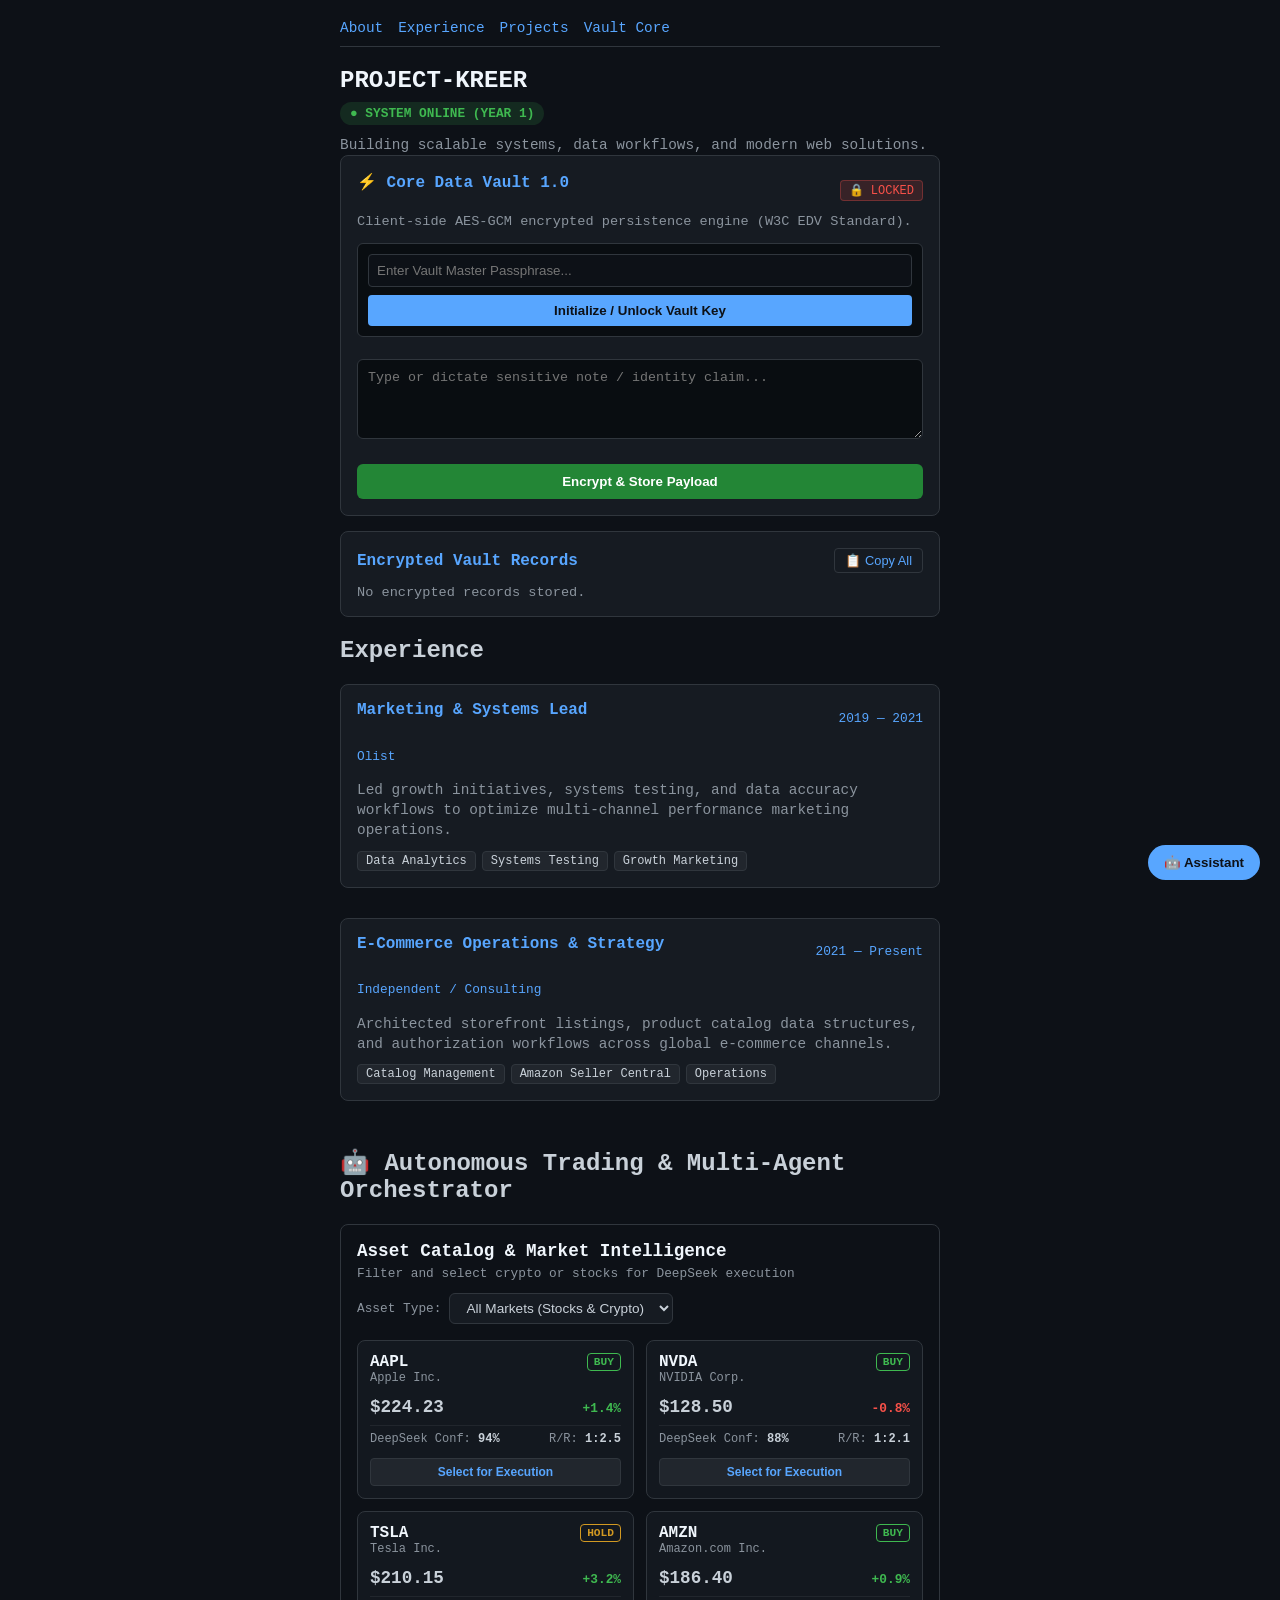
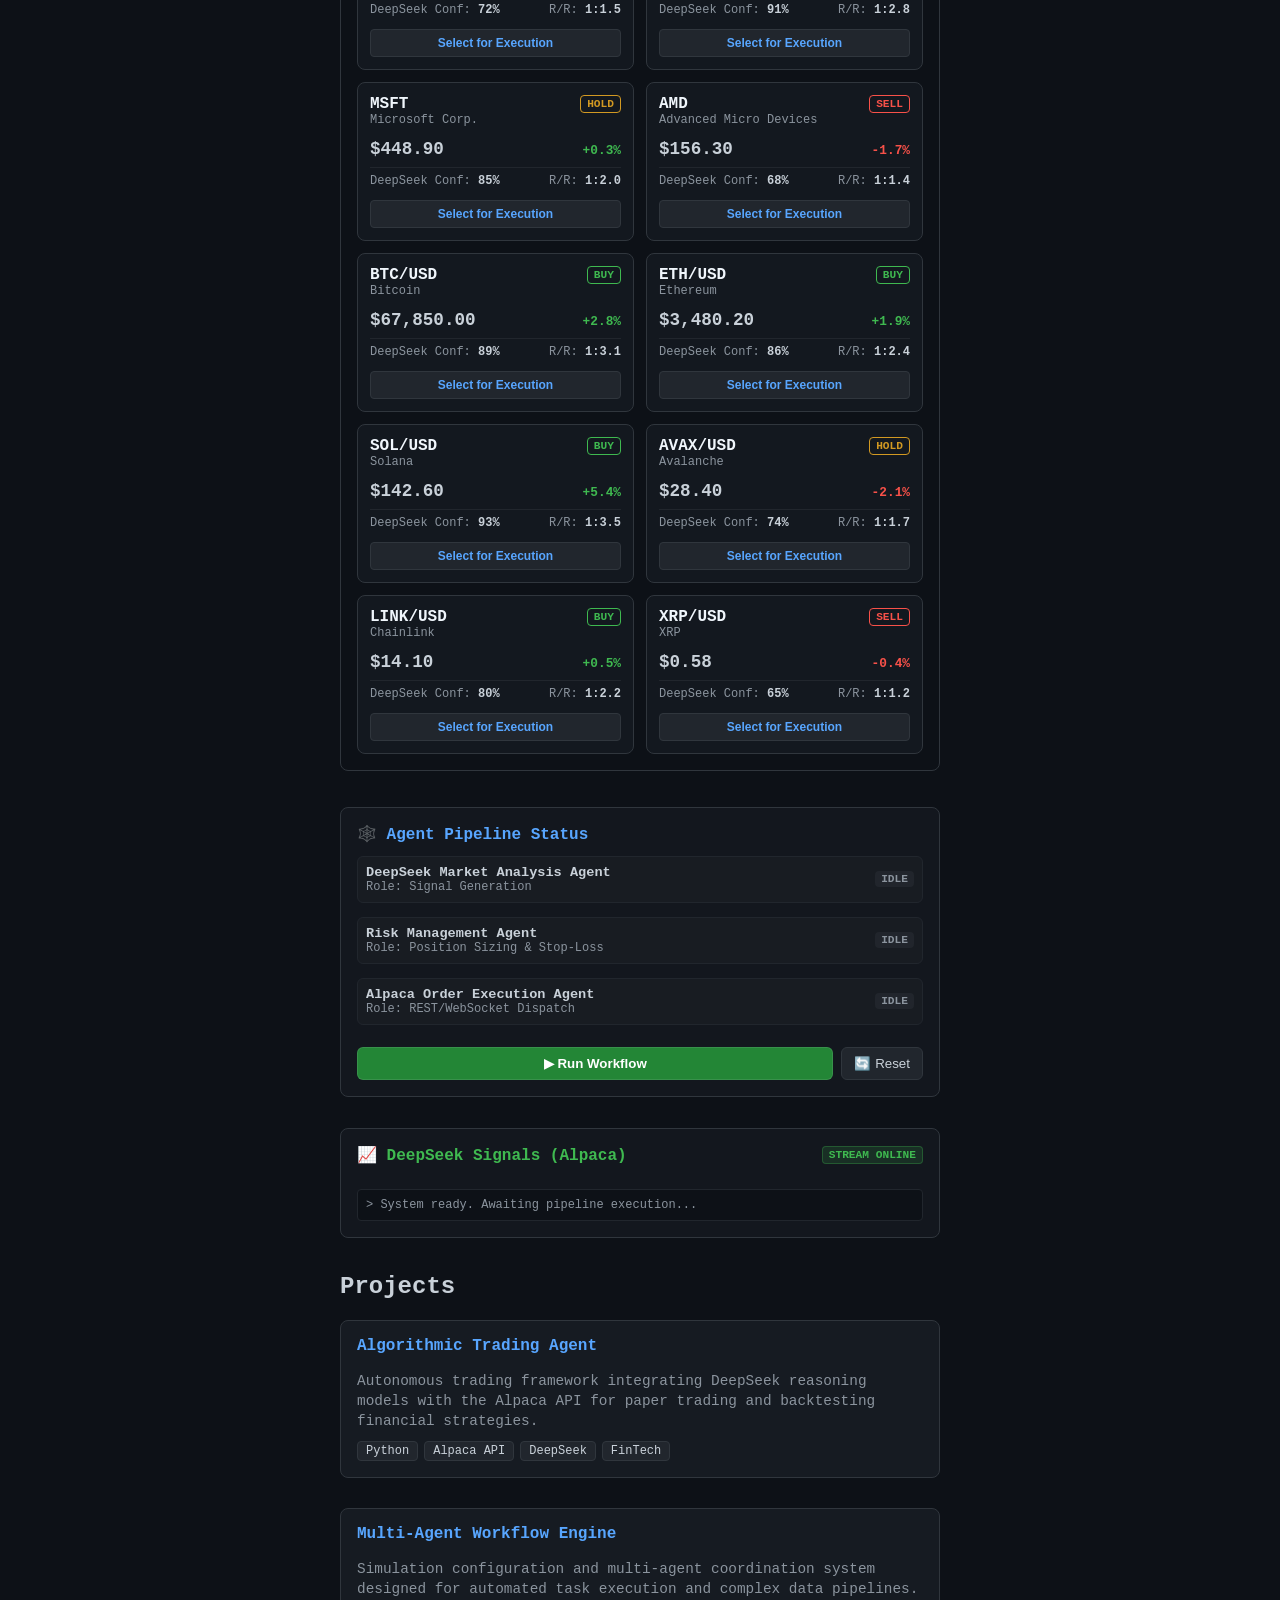
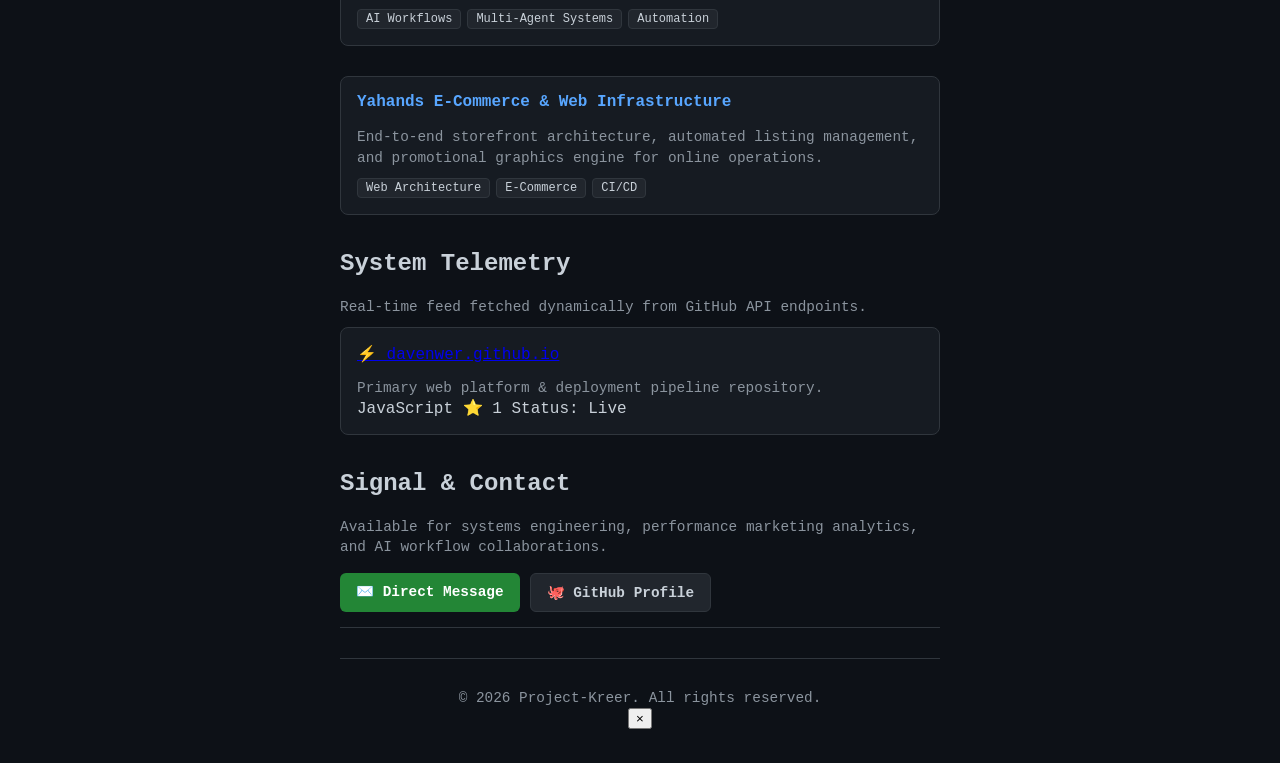
<file: index.html>
<!DOCTYPE html>
<html lang="en">
<head>
  <!-- Primary Meta Tags -->
  <title>Okennachukwu Enwerem | Systems Engineering, Marketing Analytics & AI Workflows</title>
  <meta name="title" content="Okennachukwu Enwerem | Systems Engineering, Marketing Analytics & AI Workflows">
  <meta name="description" content="Portfolio of Okennachukwu Enwerem—specializing in systems engineering, e-commerce infrastructure, performance marketing analytics, and AI workflow automation.">

  <!-- Open Graph / Facebook / LinkedIn -->
  <meta property="og:type" content="website">
  <meta property="og:url" content="https://davenwer.github.io/">
  <meta property="og:title" content="Okennachukwu Enwerem | Systems Engineering & AI Workflows">
  <meta property="og:description" content="Portfolio showcasing algorithmic trading engines, e-commerce infrastructure, and automated workflow architecture.">
  <meta property="og:image" content="https://davenwer.github.io/icon-512.png">

  <!-- Twitter / X -->
  <meta property="twitter:card" content="summary_large_image">
  <meta property="twitter:url" content="https://davenwer.github.io/">
  <meta property="twitter:title" content="Okennachukwu Enwerem | Portfolio">
  <meta property="twitter:description" content="Systems engineering, e-commerce infrastructure, performance marketing analytics, and AI workflow automation.">
  <meta property="twitter:image" content="https://davenwer.github.io/icon-512.png">

  <!-- Mobile PWA & Web App Capable Meta Tags -->
  <meta name="theme-color" content="#0f172a" />
  <meta name="apple-mobile-web-app-capable" content="yes" />
  <meta name="apple-mobile-web-app-status-bar-style" content="black-translucent" />
  <link rel="manifest" href="manifest.json" />

  <meta charset="UTF-8">
  <meta name="viewport" content="width=device-width, initial-scale=1.0">

  <style>
    :root {
      --bg: #0d1117;
      --card: #161b22;
      --accent: #58a6ff;
      --text: #c9d1d9;
      --success: #3fb950;
      --border: #30363d;
    }
    body {
      background-color: var(--bg);
      color: var(--text);
      font-family: -apple-system, BlinkMacSystemFont, "Segoe UI", Roboto, monospace;
      margin: 0;
      padding: 20px;
      display: flex;
      flex-direction: column;
      align-items: center;
      min-height: 100vh;
    }
    .container {
      width: 100%;
      max-width: 600px;
    }
    header nav {
      display: flex;
      gap: 15px;
      margin-bottom: 20px;
      border-bottom: 1px solid var(--border);
      padding-bottom: 10px;
    }
    header nav a {
      color: var(--accent);
      text-decoration: none;
      font-size: 0.9rem;
    }
    .header {
      border-bottom: 1px solid var(--border);
      padding-bottom: 15px;
      margin-bottom: 20px;
    }
    h1 {
      color: #f0f6fc;
      font-size: 1.5rem;
      margin: 0;
    }
    .status-badge {
      display: inline-block;
      background: rgba(63, 185, 80, 0.15);
      color: var(--success);
      padding: 4px 10px;
      border-radius: 12px;
      font-size: 0.8rem;
      font-weight: bold;
      margin-top: 8px;
    }
    .card {
      background: var(--card);
      border: 1px solid var(--border);
      border-radius: 8px;
      padding: 16px;
      margin-bottom: 15px;
    }
    .card h3 {
      margin-top: 0;
      color: var(--accent);
      font-size: 1rem;
    }
    p {
      font-size: 0.9rem;
      line-height: 1.4;
      color: #8b949e;
      margin-bottom: 0;
    }
    textarea {
      width: 100%;
      height: 80px;
      background: #090d11;
      border: 1px solid var(--border);
      border-radius: 6px;
      color: var(--text);
      padding: 10px;
      box-sizing: border-box;
      font-family: inherit;
      resize: none;
      margin-bottom: 10px;
      margin-top: 10px;
    }
    .vault-btn {
      width: 100%;
      background: #238636;
      color: white;
      border: none;
      padding: 12px;
      border-radius: 6px;
      font-weight: bold;
      font-size: 0.9rem;
      cursor: pointer;
    }
    .vault-btn:active {
      background: #2ea043;
    }
    .entry-list {
      margin-top: 10px;
    }
    .entry-item {
      background: #090d11;
      border: 1px solid var(--border);
      border-radius: 6px;
      padding: 10px;
      margin-bottom: 8px;
      font-size: 0.85rem;
      word-break: break-word;
    }
    .grid {
      display: flex;
      flex-direction: column;
      gap: 15px;
      margin-top: 10px;
    }
    .card-header {
      display: flex;
      justify-content: space-between;
      align-items: center;
    }
    .date, .company {
      font-size: 0.8rem;
      color: var(--accent);
    }
    .tag-container {
      display: flex;
      flex-wrap: wrap;
      gap: 6px;
      margin-top: 10px;
    }
    .tag {
      background: #21262d;
      color: var(--text);
      padding: 2px 8px;
      border-radius: 4px;
      font-size: 0.75rem;
      border: 1px solid var(--border);
    }
    .contact-actions {
      display: flex;
      gap: 10px;
      margin-top: 15px;
    }
    .btn {
      padding: 10px 16px;
      border-radius: 6px;
      text-decoration: none;
      font-weight: bold;
      font-size: 0.9rem;
    }
    .btn-primary { background: #238636; color: white; }
    .btn-secondary { background: #21262d; color: var(--text); border: 1px solid var(--border); }
    
    /* CLI Drawer Styles */
    .cli-floating-btn {
      position: fixed;
      bottom: 20px;
      right: 20px;
      background: var(--accent);
      color: var(--bg);
      border: none;
      padding: 10px 16px;
      border-radius: 20px;
      font-weight: bold;
      cursor: pointer;
      z-index: 1000;
    }
    .cli-drawer {
      position: fixed;
      bottom: 0;
      left: 0;
      width: 100%;
      max-height: 50vh;
      background: var(--card);
      border-top: 1px solid var(--border);
      display: none;
      flex-direction: column;
      z-index: 1001;
      box-sizing: border-box;
      padding: 15px;
    }
    .cli-drawer[aria-hidden="false"] {
      display: flex;
    }
    .cli-header {
      display: flex;
      justify-content: space-between;
      align-items: center;
      font-size: 0.8rem;
      color: var(--accent);
      border-bottom: 1px solid var(--border);
      padding-bottom: 8px;
    }
    .cli-close-btn {
      background: none;
      border: none;
      color: var(--text);
      font-size: 1.2rem;
      cursor: pointer;
    }
    .cli-output {
      overflow-y: auto;
      max-height: 150px;
      margin: 10px 0;
      font-size: 0.85rem;
    }
    .cli-quick-commands {
      display: flex;
      gap: 5px;
      flex-wrap: wrap;
      margin-bottom: 10px;
    }
    .cli-pill {
      background: #21262d;
      color: var(--text);
      border: 1px solid var(--border);
      padding: 4px 8px;
      border-radius: 12px;
      font-size: 0.75rem;
      cursor: pointer;
    }
    .cli-input-form {
      display: flex;
      align-items: center;
      background: #090d11;
      border: 1px solid var(--border);
      border-radius: 6px;
      padding: 6px 10px;
    }
    .cli-prompt {
      color: var(--success);
      margin-right: 8px;
      font-weight: bold;
    }
    .cli-input-form input {
      background: none;
      border: none;
      color: var(--text);
      width: 100%;
      outline: none;
      font-family: inherit;
      font-size: 0.9rem;
    }
  </style>
</head>
<body>
  <div class="container">
    <header>
      <nav>
        <a href="#about">About</a>
        <a href="#experience">Experience</a>
        <a href="#projects">Projects</a>
        <a href="#vault-section">Vault Core</a>
      </nav>
    </header>

    <main>
      <section id="hero" class="header">
        <h1>PROJECT-KREER</h1>
        <div class="status-badge">● SYSTEM ONLINE (YEAR 1)</div>
        <p style="margin-top: 10px;">Building scalable systems, data workflows, and modern web solutions.</p>
      
  <!-- Core Data Vault Section (Year 1 Foundation) -->
<section id="vault-section">
  <!-- Status & Encryption Control Header -->
  <div class="card">
    <div style="display: flex; justify-content: space-between; align-items: center;">
      <h3>⚡ Core Data Vault 1.0</h3>
      <span id="vault-status-badge" style="background: rgba(248,81,73,0.15); color: #f85149; padding: 2px 8px; border-radius: 4px; font-size: 0.75rem; border: 1px solid rgba(248,81,73,0.3);">🔒 LOCKED</span>
    </div>
    <p class="text-muted" style="font-size: 0.85rem; margin-top: 4px;">Client-side AES-GCM encrypted persistence engine (W3C EDV Standard).</p>

    <!-- Master Passphrase Input -->
    <div id="vault-lock-controls" style="margin-top: 12px; margin-bottom: 12px; padding: 10px; background: #090d11; border: 1px solid var(--border); border-radius: 6px;">
      <input type="password" id="vaultPassphrase" placeholder="Enter Vault Master Passphrase..." style="width: 100%; box-sizing: border-box; padding: 8px; border-radius: 4px; border: 1px solid var(--border); background: var(--bg); color: white; margin-bottom: 8px;">
      <button onclick="unlockCoreVault()" style="width: 100%; padding: 8px; border-radius: 4px; background: var(--accent); color: #0d1117; font-weight: bold; border: none; cursor: pointer;">Initialize / Unlock Vault Key</button>
    </div>

    <!-- Encrypted Data Entry Input -->
    <div style="position: relative; margin-bottom: 10px;">
      <textarea id="vaultInput" placeholder="Type or dictate sensitive note / identity claim..." style="width: 100%; box-sizing: border-box; min-height: 80px; padding: 10px; border-radius: 6px; border: 1px solid var(--border); background: #090d11; color: var(--text); resize: vertical;"></textarea>
    </div>

    <button onclick="saveToCoreVault()" style="width: 100%; padding: 10px; border-radius: 6px; background: #238636; color: white; font-weight: bold; border: none; cursor: pointer;">Encrypt & Store Payload</button>
  </div>

  <!-- Encrypted Records List -->
  <div class="card" style="margin-top: 12px;">
    <div style="display: flex; justify-content: space-between; align-items: center; margin-bottom: 12px;">
      <h3 style="margin: 0;">Encrypted Vault Records</h3>
      <button onclick="copyAllVaultEntries()" style="background: transparent; border: 1px solid var(--border); color: var(--accent); font-size: 0.8rem; padding: 4px 10px; border-radius: 4px; cursor: pointer;">📋 Copy All</button>
    </div>

    <div id="vaultDisplay" class="entry-list" style="display: flex; flex-direction: column; gap: 8px; max-height: 280px; overflow-y: auto;">
      <div style="color: #8b949e; font-size: 0.85rem;">Vault locked. Enter passphrase above to decrypt records.</div>
    </div>
  </div>
</section>
        
     <!-- Experience Section -->
      <section id="experience">
        <h2>Experience</h2>
        <div class="grid">
          <article class="card">
            <div class="card-header">
              <h3>Marketing & Systems Lead</h3>
              <span class="date">2019 — 2021</span>
            </div>
            <p class="company">Olist</p>
            <p>Led growth initiatives, systems testing, and data accuracy workflows to optimize multi-channel performance marketing operations.</p>
            <div class="tag-container">
              <span class="tag">Data Analytics</span>
              <span class="tag">Systems Testing</span>
              <span class="tag">Growth Marketing</span>
            </div>
          </article>

          <article class="card">
            <div class="card-header">
              <h3>E-Commerce Operations & Strategy</h3>
              <span class="date">2021 — Present</span>
            </div>
            <p class="company">Independent / Consulting</p>
            <p>Architected storefront listings, product catalog data structures, and authorization workflows across global e-commerce channels.</p>
            <div class="tag-container">
              <span class="tag">Catalog Management</span>
              <span class="tag">Amazon Seller Central</span>
              <span class="tag">Operations</span>
            </div>
          </article>
        </div>
      </section>

<!-- ==========================================================================
   Agentic Trading & Multi-Agent Command Center
   ========================================================================== -->
<section id="agentic-trading-center" class="section-container" style="margin-top: 2rem;">
  <h2 style="display: flex; align-items: center; gap: 8px;">
    🤖 Autonomous Trading & Multi-Agent Orchestrator
  </h2>
  
  <div style="display: grid; grid-template-columns: repeat(auto-fit, minmax(300px, 1fr)); gap: 16px; margin-top: 1rem;">
    <!-- Multi-Asset Browser Section -->
<div style="background: #0d1117; border: 1px solid #30363d; border-radius: 8px; padding: 16px; margin-bottom: 20px;">
  <div style="display: flex; justify-content: space-between; align-items: center; margin-bottom: 16px; flex-wrap: wrap; gap: 10px;">
    <div>
      <h3 style="margin: 0; color: #f0f6fc; font-size: 1.1rem;">Asset Catalog & Market Intelligence</h3>
      <p style="margin: 4px 0 0 0; color: #8b949e; font-size: 0.8rem;">Filter and select crypto or stocks for DeepSeek execution</p>
    </div>
    
    <!-- Filter Dropdown & Controls -->
    <div style="display: flex; gap: 8px; align-items: center;">
      <label for="asset-type-select" style="color: #8b949e; font-size: 0.8rem;">Asset Type:</label>
      <select id="asset-type-select" onchange="filterAssets(this.value)" style="background: #161b22; color: #c9d1d9; border: 1px solid #30363d; border-radius: 6px; padding: 6px 12px; font-size: 0.85rem; cursor: pointer;">
        <option value="all">All Markets (Stocks & Crypto)</option>
        <option value="crypto">Cryptocurrency Only</option>
        <option value="stock">US Equities Only</option>
      </select>
    </div>
  </div>

  <!-- Asset Grid Container -->
  <div id="asset-catalog-grid" style="display: grid; grid-template-columns: repeat(auto-fill, minmax(220px, 1fr)); gap: 12px;">
    <!-- Rendered dynamically by script.js -->
  </div>
</div>

    <!-- Panel 1: Multi-Agent Pipeline Orchestrator -->
    <div class="card" style="background: rgba(22, 27, 34, 0.7); border: 1px solid #30363d; padding: 16px; border-radius: 8px;">
      <h3 style="font-size: 1rem; margin-bottom: 12px; color: #58a6ff;">🕸️ Agent Pipeline Status</h3>
      
      <div id="agent-nodes-list" style="display: flex; flex-direction: column; gap: 8px; font-size: 0.85rem;">
        <!-- Dynamically Rendered Agent Nodes -->
      </div>

     <div style="margin-top: 16px; display: flex; gap: 8px;">
  <button id="btn-run-pipeline" style="flex: 1; padding: 8px; background: #238636; color: #fff; border: 1px solid rgba(240,246,252,0.1); border-radius: 6px; cursor: pointer; font-weight: 600;">
    ▶ Run Workflow
  </button>
  <button id="btn-reset-pipeline" style="padding: 8px 12px; background: #21262d; color: #c9d1d9; border: 1px solid #30363d; border-radius: 6px; cursor: pointer;">
    🔄 Reset
  </button>
</div>

    </div>

    <!-- Panel 2: Alpaca / DeepSeek Signals & Execution -->
    <div class="card" style="background: rgba(22, 27, 34, 0.7); border: 1px solid #30363d; padding: 16px; border-radius: 8px;">
      <h3 style="font-size: 1rem; margin-bottom: 12px; color: #3fb950; display: flex; justify-content: space-between; align-items: center;">
        <span>📈 DeepSeek Signals (Alpaca)</span>
        <span id="alpaca-net-status" style="font-size: 0.7rem; padding: 2px 6px; background: rgba(63,185,80,0.15); border: 1px solid rgba(63,185,80,0.3); border-radius: 4px; color: #3fb950;">STREAM ONLINE</span>
      </h3>

      <div id="trading-signals-container" style="display: flex; flex-direction: column; gap: 8px; font-size: 0.85rem;">
        <!-- Dynamically Rendered Signals -->
      </div>

      <div id="execution-log" style="margin-top: 12px; padding: 8px; background: #0d1117; border: 1px solid #21262d; border-radius: 4px; font-family: monospace; font-size: 0.75rem; color: #8b949e; max-height: 80px; overflow-y: auto;">
        > System ready. Awaiting pipeline execution...
      </div>
    </div>

  </div>
</section>
        
      <!-- Projects Section -->
      <section id="projects">
        <h2>Projects</h2>
        <div class="grid">
          <article class="card project-card">
            <h3>Algorithmic Trading Agent</h3>
            <p>Autonomous trading framework integrating DeepSeek reasoning models with the Alpaca API for paper trading and backtesting financial strategies.</p>
            <div class="tag-container">
              <span class="tag">Python</span>
              <span class="tag">Alpaca API</span>
              <span class="tag">DeepSeek</span>
              <span class="tag">FinTech</span>
            </div>
          </article>

          <article class="card project-card">
            <h3>Multi-Agent Workflow Engine</h3>
            <p>Simulation configuration and multi-agent coordination system designed for automated task execution and complex data pipelines.</p>
            <div class="tag-container">
              <span class="tag">AI Workflows</span>
              <span class="tag">Multi-Agent Systems</span>
              <span class="tag">Automation</span>
            </div>
          </article>

          <article class="card project-card">
            <h3>Yahands E-Commerce & Web Infrastructure</h3>
            <p>End-to-end storefront architecture, automated listing management, and promotional graphics engine for online operations.</p>
            <div class="tag-container">
              <span class="tag">Web Architecture</span>
              <span class="tag">E-Commerce</span>
              <span class="tag">CI/CD</span>
            </div>
          </article>
        </div>
      </section>

      <!-- System Telemetry Section (Live GitHub API) -->
      <section id="telemetry" style="margin-top: 20px;">
        <h2>System Telemetry</h2>
        <p>Real-time feed fetched dynamically from GitHub API endpoints.</p>
        <div id="telemetry-feed" class="grid" style="margin-top: 10px;">
          <div class="card telemetry-card loading">
            <p>📡 Fetching live telemetry from GitHub...</p>
          </div>
        </div>
      </section>

      <!-- Contact & Signal Drawer Section -->
      <section id="contact" style="margin-top: 20px;">
        <h2>Signal & Contact</h2>
        <p>Available for systems engineering, performance marketing analytics, and AI workflow collaborations.</p>
        <div class="contact-actions">
          <a href="mailto:info@yahands.com" class="btn btn-primary">✉️ Direct Message</a>
          <a href="https://github.com/davenwer" target="_blank" rel="noopener" class="btn btn-secondary">🐙 GitHub Profile</a>
        </div>
      </section>
    </main>

    <footer style="margin-top: 30px; text-align: center; border-top: 1px solid var(--border); padding-top: 15px;">
      <p>&copy; 2026 Project-Kreer. All rights reserved.</p>
    </footer>
  </div>

  <!-- Scripts -->
  <script src="script.js" defer></script>
  <script>
    document.addEventListener("DOMContentLoaded", () => {
      // Reliable Drawer Toggle Fix
      const cliTrigger = document.getElementById("cli-trigger");
      const cliDrawer = document.getElementById("cli-drawer");
      const cliClose = document.getElementById("cli-close");

      if (cliTrigger && cliDrawer) {
        cliTrigger.addEventListener("click", (e) => {
          e.preventDefault();
          const isHidden = cliDrawer.getAttribute("aria-hidden") === "true";
          cliDrawer.setAttribute("aria-hidden", isHidden ? "false" : "true");
        });
      }

      if (cliClose && cliDrawer) {
        cliClose.addEventListener("click", (e) => {
          e.preventDefault();
          cliDrawer.setAttribute("aria-hidden", "true");
        });
      }
    });
  </script>



  <!-- Project Detail Modal Container -->
  <div id="project-modal" class="modal-overlay" aria-hidden="true">
    <div class="modal-card">
      <button class="modal-close" id="modal-close-btn" aria-label="Close modal">&times;</button>
      <div id="modal-body"></div>
    </div>
  </div>

  <!-- Floating AI Chatbot & Command Terminal -->
  <button id="cli-trigger" class="cli-floating-btn" aria-label="Open AI Assistant">
    🤖 Assistant
  </button>

  <div id="cli-drawer" class="cli-drawer" aria-hidden="true">
    <div class="cli-header">
      <span>KREER // PORTFOLIO AI &amp; TERMINAL v2.0</span>
      <button id="cli-close" class="cli-close-btn">&times;</button>
    </div>
    
    <div id="cli-output" class="cli-output">
      <p class="bot-msg">👋 Hi! I'm the Kreer Portfolio Assistant. Ask me anything about my background, skills, or projects—or tap a quick command below!</p>
    </div>

    <div class="cli-quick-commands">
      <button class="cli-pill" data-cmd="who are you">who are you</button>
      <button class="cli-pill" data-cmd="skills">skills</button>
      <button class="cli-pill" data-cmd="experience">experience</button>
      <button class="cli-pill" data-cmd="theme">theme</button>
      <button class="cli-pill" data-cmd="goto projects">goto projects</button>
      <button class="cli-pill" data-cmd="clear">clear</button>
    </div>

    <form id="cli-form" class="cli-input-form">
      <span class="cli-prompt">&gt;</span>
      <input type="text" id="cli-input" placeholder="Ask a question or type a command..." autocomplete="off" autocorrect="off" autocapitalize="off" spellcheck="false" />
    </form>
  </div>
  <script src="script.js"></script>
</body>
</html>
</file>
